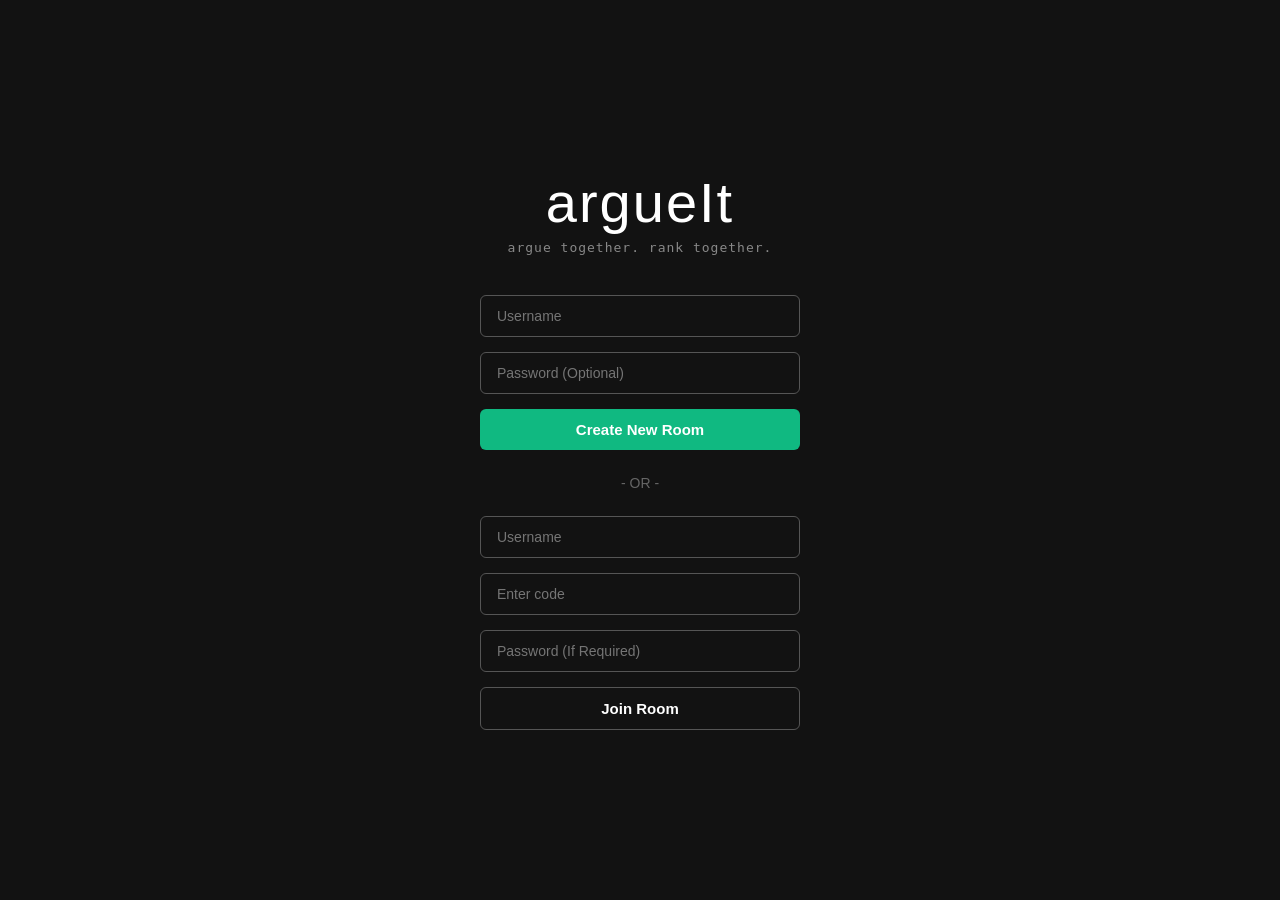
<file: frontend/index.html>
<!DOCTYPE html>
<html lang="en">
<head>
    <meta charset="UTF-8">
    <meta name="viewport" content="width=device-width, initial-scale=1.0">
    <title>ArgueIt</title>
    <style>
        * {
            box-sizing: border-box;
            margin: 0;
            padding: 0;
        }

        body{
            font-family: 'Segoe UI', Tahoma, Geneva, Verdana, sans-serif;
            background-color: #121212;
            color: #ffffff;
            min-height: 100vh;
            overflow-x: hidden;
            display: flex;
            flex-direction: column;
        }

        #app-container {
            display: flex;
            flex-direction: row;
            min-height: 100vh;
            padding: 0;
            gap: 0;
            width: 100%;
        }

        .left-panel{
            flex: 1;
            display: flex;
            flex-direction: column;
            padding: 20px;
            gap: 20px;
            overflow-y: auto;
            height: 100vh;
        }

        .right-panel{
            width: 350px;
            background-color: #1a1a1a;
            border-left: 1px solid #333;
            display: flex;
            flex-direction: column;
            height: 100vh;
            flex-shrink: 0;
        }

        .chat-header{
            padding: 15px;
            background:#252525;
            border-bottom: 1px solid #333;
            display: flex;
            justify-content: space-between;
            align-items: center;
        }

        .chat-header h2{
            font-size: 16px;
            margin: 0;
            color: #eee;
        }

        .call-btn{
            background: #2a2a2a;
            border: 1px solid #444;
            color: #ccc;
            display: flex;
            align-items: center;
            justify-content: center;
            padding: 8px;
            border-radius: 50%;
            cursor: pointer;
            transition: 0.2s;
        }

        .call-btn:hover{ background: #333; color: white;}

        .call-btn.active{
            background: #10b981;
            border-color: #059669;
            color: white;
            box-shadow: 0 0 10px rgba(16, 185, 129, 0.4);
        }

        .call-btn.active:hover { background: #ff4444; border-color: #cc0000; box-shadow: 0 0 10px rgba(255, 68, 68, 0.4);}

        .chat-messages{
            flex: 1;
            padding: 15px;
            overflow-y: auto;
            display: flex;
            flex-direction: column;
            gap: 12px;
        }

        .chat-message-wrapper{
            display: flex;
            align-items: center;
            align-self: flex-start;
            max-width: 85%;
        }

        .chat-message-wrapper.self{
            align-self: flex-end;
            flex-direction: row-reverse;
        }

        .chat-message {
            background: #2a2a2a;
            padding: 10px 14px;
            border-radius: 14px;
            border-bottom-left-radius: 4px;
            font-size: 14px;
            word-wrap: break-word;
            flex: 1;
        }

        .chat-message.self{
            background: #10b981;
            color: white;
            border-bottom-left-radius: 14px;
            border-bottom-right-radius: 4px;
        }

        .reply-icon-btn{
            opacity: 0;
            background: none; border: none; color: #888;
            cursor: pointer; padding: 5px; margin: 0 5px;
            transition: 0.2s;
            display: flex; align-items: center; justify-content: center;
        }

        .chat-message-wrapper:hover .reply-icon-btn{
            opacity: 1;
        }

        .reply-icon-btn:hover{
            color: #10b981;
        }

        .replied-to-block{
            background: rgba(0,0,0,0.25);
            border-left: 3px solid #10b981;
            padding: 6px;
            margin-bottom: 6px;
            font-size: 12px;
            border-radius: 4px;
            color: #ddd;
        }

        .chat-message.self .replied-to-block{
            border-left-color: #ffffff;
            color: #ffffff;
        }

        .replied-to-block .reply-sender{ font-weight: bold; font-size: 10px; margin-bottom:2px;}

        .reply-context-area{
            background: #252525;
            padding: 10px 15px;
            border-top: 1px solid #333;
            display: none;
            justify-content: space-between;
            align-items: center;
            font-size: 12px;
            color: #ccc;
        }

        .reply-context-area .close-btn{
            cursor: pointer;
            color: #ff4444;
            font-weight: bold;
            background: none;
            border: none;
            font-size: 14px;
        }

        .chat-message .sender{
            font-weight: bold;
            font-size: 11px;
            margin-bottom: 4px;
            opacity: 0.7;
        }

        .chat-message.self .sender{display: none;}

        .chat-input-area{
            padding: 15px;
            background: #252525;
            border-top: 1px solid #333;
            display: flex;
            gap: 10px;
        }

        .chat-input{
            flex: 1;
            padding: 10px 15px;
            background: #1e1e1e;
            border: 1px solid #444;
            color: white;
            border-radius: 20px;
            outline: none;
            font-size: 14px;
        }

        .chat-input:focus{ border-color: #10b981;}

        .chat-send-btn{
            background: #10b981;
            color: white;
            border: none;
            width: 42px;
            height: 42px;
            border-radius: 50%;
            cursor: pointer;
            display: flex;
            align-items: center;
            justify-content: center;
            flex-shrink: 0;
            transition: 0.2s
        }

        .chat-send-btn:hover{background: #059669;}

        header{
            text-align: center;
            position: relative;
            display: flex;
            justify-content: center;
            align-items: center;
        }

        header h1{
            font-size: 2rem;
            letter-spacing: 2px;
            font-weight: 900;
            color: #eeeeee;
            font-family: 'Helvetica Neue', Helvetica, Arial, sans-serif;
        }

        .room-info{
            position: absolute;
            left: 0;
            display: flex;
            align-items: center;
            gap: 10px;
            background: #1e1e1e;
            padding: 6px 12px;
            border-radius: 6px;
            border: 1px solid #333;
            font-family: 'Helvetica Neue', Helvetica, Arial, sans-serif;
            font-size: 14px;
        }

        .copy-btn{
            background: #10b981;
            border: none;
            color: white;
            padding: 4px 8px;
            border-radius: 4px;
            cursor: pointer;
            font-weight: bold;
            font-size: 12px;
        }

        .copy-btn:hover{ background: #059669;}

        .toggle-chat-btn{
            background: #3b82f6;
            border: none;
            color: white;
            padding: 4px 8px;
            border-radius: 4px;
            cursor: pointer;
            font-weight: bold;
            font-size: 12px;
        }

        .toggle-chat-btn:hover{ background: #2563eb;}

        #tier-board{
            display: flex;
            flex-direction: column;
            background-color: #000000;
            border: 2px solid #333333;
            border-radius: 8px;
            overflow: hidden;
            flex-shrink: 0;
        }

        .tier-row{
            display: flex;
            min-height: 90px;
            border-bottom: 2px solid #333333;
            background-color: #1e1e1e;
        }

        .tier-row:last-child{
            border-bottom: none;
        }

        .tier-label{
            width: 100px;
            display: flex;
            align-items: center;
            justify-content: center;
            font-size: 24px;
            font-weight: bold;
            color: #111111;
            text-shadow: 1px 1px 0px rgba(255,255,255,0.3);
            flex-shrink: 0;
            outline: none;
            cursor: text;
        }

        #landing-page{
            display: flex;
            flex-direction: column;
            align-items: center;
            justify-content: center;
            height: 100vh;
            width: 100vw;
            background-color: #121212;
            position: absolute;
            top: 0;
            left: 0;
            z-index: 2000;
        }

        .brand-title{
            font-family: 'Helvetica Neue', Helvetica, Arial, sans-serif;
            font-size: 3.5rem;
            font-weight: 400;
            color: #ffffff;
            margin-bottom: 5px;
            letter-spacing: 2px;
        }

        .brand-subtitle{
            font-family: monospace;
            color: #888888;
            margin-bottom: 40px;
            letter-spacing: 1px;
        }

        .auth-container{
            width: 320px;
            display: flex;
            flex-direction: column;
            gap: 15px;
        }

        .auth-input{
            width: 100%;
            padding: 12px 16px;
            background: transparent;
            border: 1px solid #555;
            border-radius: 6px;
            color: white;
            font-size: 14px;
            outline: none;
        }

        .auth-input:focus{ border-color: #10b981;}

        .btn-create{
            width: 100%;
            padding: 12px;
            background-color: #10b981;
            color: white;
            border: none;
            border-radius: 6px;
            font-weight: bold;
            font-size: 15px;
            cursor: pointer;
            transition: 0.2s
        }

        .btn-create:hover{ background-color: #059669;}

        .divider{
            text-align: center;
            color: #666;
            margin: 10px 0;
            font-size: 14px;
        }

        .btn-join{
            width: 100%;
            padding: 12px;
            background-color: transparent;
            color: white;
            border: 1px solid #555;
            border-radius: 6px;
            font-weight: bold;
            font-size: 15px;
            cursor: pointer;
            transition: 0.2s
        }

        .btn-join:hover{ background-color: #222;}

        .tier-s { background-color: #ff7f7f;}
        .tier-a { background-color: #ffbf7f;}
        .tier-b { background-color: #ffdf7f;}
        .tier-c { background-color: #bfff7f;}
        .tier-d { background-color: #7fff7f;}

        .tier-dropzone{
            flex: 1;
            display: flex;
            flex-wrap: wrap;
            gap: 10px;
            padding: 10px;
        }

        .controls{
            display: flex;
            gap: 10px;
            background-color: #1e1e1e;
            padding: 15px;
            border-radius: 8px;
            border: 2px solid #333333;
            flex-wrap: wrap;
        }

        .controls input{
            flex: 1;
            padding: 10px;
            border-radius: 4px;
            border: 1px solid #555;
            background: #2a2a2a;
            color: white;
            font-size: 14px;
            outline: none;
        }

        .controls input:focus { border-color: #10b981;}

        .controls button {
            padding: 10px 20px;
            background-color: #10b981;
            color: white;
            border: none;
            border-radius: 4px;
            font-weight: bold;
            cursor: pointer;
            transition: 0.2s;
        }

        .controls button:hover { opacity: 0.8;}

        #trash-can {
            background-color: #2a1111;
            border: 2px dashed #ff4444;
            color: #ff4444;
            padding: 15px;
            border-radius: 8px;
            display: flex;
            align-items: center;
            justify-content: center;
            font-weight: bold;
            font-size: 16px;
            min-height: 60px;
            transition: all 0.2s ease;
        }

        #trash-can.drag-over{
            background-color: #4a1818;
            border-color: #ff8888;
            color: #ff8888;
            transform:scale(1.02);
            box-shadow: 0 0 15px rgba(255, 68, 68, 0.4);
        }

        #image-pool{
            min-height: 200px;
            background-color: #1e1e1e;
            border: 2px dashed #555555;
            border-radius: 8px;
            padding: 15px;
            display: flex;
            flex-wrap: wrap;
            align-content: flex-start;
            gap: 12px;
        }

        .draggable-item{
            width: 80px;
            height: 80px;
            object-fit: cover;
            border-radius: 6px;
            cursor: grab;
            box-shadow: 0 4px 6px rgba(0,0,0,0.3);
            user-select: none;
            border: 2px solid transparent;
            transition: transform 0.1s ease, border-color 0.2s ease;
            background-color: #333;
        }

        .draggable-item:hover{
            transform: scale(1.05);
            border-color: #ffffff;
        }

        .draggable-item:active{
            cursor: grabbing;
        }

        #toast-container{
            position: fixed;
            bottom: 20px;
            right: 20px;
            display: flex;
            flex-direction: column;
            gap: 10px;
            z-index: 9999;
        }

        .toast{
            background-color: #1a1a2e;
            color: white;
            padding: 15px 25px;
            border-radius: 4px;
            box-shadow: 0 4px 12px rgba(0,0,0,0.5);
            font-family: 'Segoe UI', Tahoma, Geneva, Verdana, sans-serif;
            font-weight: bold;
            font-size: 14px;
            border-left: 5px solid #ff4444;
            opacity: 0;
            transform: translateX(100%);
            transition: all 0.3s ease;
        }

        .toast.show{
            opacity: 1;
            transform: translateX(0);
        }

        .toast.success{ border-left-color: #10b981;}
        .toast.error{ border-left-color: #ff4444;}

        .remote-cursor{
            position: absolute;
            pointer-events: none;
            z-index: 10000;
            display: flex;
            align-items: flex-start;
            transition: transform 0.05s linear, opacity 0.3s ease;
            opacity: 0;
            top: 0;
            left: 0;
        }

        .remote-cursor svg{
            width: 18px;
            height: 18px;
            fill: #10b981;
            filter: drop-shadow(1px 1px 2px rgba(0,0,0,0.5));
            transform: rotate(-20deg);
        }

        .remote-cursor .cursor-name{
            background: #10b981;
            color: white;
            font-size: 11px;
            padding: 2px 6px;
            border-radius: 4px;
            font-weight: bold;
            box-shadow: 0 2px 4px rgba(0,0,0,0.3);
            margin-left: 2px;
            white-space: nowrap;
        }

        @media (max-width: 850px){
            #app-container{
                position: relative;
            }
            .left-panel{
                padding-right: 20px;
            }
            header{
                flex-direction: column;
                align-items: flex-start;
            }
            .room-info{
                position:static;
                order: 2;
                margin-top: 10px;
                width: 100%;
                justify-content: flex-start;
                flex-wrap: wrap;
            }
            header h1{
                order: 1;
                margin-left: 10px;
            }
            .right-panel{
                position: absolute;
                right: 0;
                top: 0;
                z-index: 1000;
                box-shadow: -4px 0 20px rgba(0,0,0,0.8);
                max-width: 100%;
            }
        }
    </style>
</head>
<body>

    <div id="landing-page">
        <div class="brand-title">argueIt</div>
        <div class="brand-subtitle">argue together. rank together.</div>

        <div class="auth-container">
            <input type="text" id="create-username" class="auth-input" placeholder="Username">
            <input type="password" id="create-password" class="auth-input" placeholder="Password (Optional)">
            <button id="btn-create" class="btn-create">Create New Room</button>

            <div class="divider">- OR -</div>

            <input type="text" id="join-username" class="auth-input" placeholder="Username">
            <input type="text" id="join-roomcode" class="auth-input" placeholder="Enter code">
            <input type="password" id="join-password" class="auth-input" placeholder="Password (If Required)">
            <button id="btn-join" class="btn-join">Join Room</button>
        </div>
    </div>

    <div id="app-container" style="display: none;">
        <div class="left-panel">
            <header>
                <div class="room-info">
                    Room :<span id="display-room-code">---</span>
                    <button class="copy-btn" id="copy-room-btn">Copy</button>
                    <button class="toggle-chat-btn" id="toggle-chat-btn">Toggle Chat</button>
                </div>
                <h1>argueIt</h1>
            </header>

            <main id="tier-board">
                <div class="tier-row" data-tier-id="S">
                    <div class="tier-label tier-s" contenteditable="true" spellcheck="false">S</div>
                    <div class="tier-dropzone"></div>
                </div>

                <div class="tier-row" data-tier-id="A">
                    <div class="tier-label tier-a" contenteditable="true" spellcheck="false">A</div>
                    <div class="tier-dropzone"></div>
                </div>

                <div class="tier-row" data-tier-id="B">
                    <div class="tier-label tier-b" contenteditable="true" spellcheck="false">B</div>
                    <div class="tier-dropzone"></div>
                </div>

                <div class="tier-row" data-tier-id="C">
                    <div class="tier-label tier-c" contenteditable="true" spellcheck="false">C</div>
                    <div class="tier-dropzone"></div>
                </div>

                <div class="tier-row" data-tier-id="D">
                    <div class="tier-label tier-d" contenteditable="true" spellcheck="false">D</div>
                    <div class="tier-dropzone"></div>
                </div>
            </main>

            <div class="controls">
                <input type="text" id="image-url-input" placeholder="Paste an image URL here...">
                <button id="add-image-btn">Add Image</button>
                <button id="clear-board-btn" style="background-color: #ff4444;">Clear All</button>
            </div>

            <div id="trash-can" class="tier-dropzone" data-tier-id="trash">
                🗑️ Drag Image Here to Delete
            </div>

            <section id="image-pool" class="tier-dropzone" data-tier-id="pool">
            </section>
        </div>
        
        <div class="right-panel">
            <div class="chat-header">
                <h2>Room Chat</h2>
                <button class="call-btn" id="call-btn" title="Join Voice Call">
                     <svg width="20" height="20" viewBox="0 0 24 24" fill="currentColor">
                        <path d="M20.01 15.38c-1.23 0-2.42-.2-3.53-.56a.977.977 0 00-1.01.24l-1.57 1.97c-2.83-1.35-5.48-3.9-6.89-6.83l1.95-1.66c.27-.28.35-.67.24-1.02-.37-1.11-.56-2.3-.56-3.53 0-.54-.45-.99-.99-.99H4.19C3.65 3 3 3.24 3 3.99 3 13.28 10.73 21 20.01 21c.71 0 .99-.63.99-1.18v-3.45c0-.54-.45-.99-.99-.99z"/>
                    </svg>                   
                </button>
            </div>

            <div class="chat-messages" id="chat-messages">
            </div>

            <div class="reply-context-area" id="reply-context-area">
                <div>Replying to <span id="reply-target-name" style="font-weight: bold; color: #10b981;"></span>: <span id="reply-target-text" style="opacity: 0.8; margin-left: 5px;"></span></div>
                <button class="close-btn" id="cancel-reply-btn">✕</button>
            </div>

            <div class="chat-input-area">
                <input type="text" class="chat-input" id="chat-input" placeholder="Type a message...">
                <button class="chat-send-btn" id="chat-send-btn">
                    <svg width="18" height="18" viewBox="0 0 24 24" fill="currentColor">
                        <path d="M2.01 21L23 12 2.01 3 2 10l15 2-15 2z"/>
                    </svg>
                </button>
            </div>
        </div>
    </div>

    <div id="toast-container"></div>

    <script>
        let draggedItem = null;
        let offsetX = 0;
        let offsetY = 0;
        let originalParent = null;
        let socket = null;
        let currentUsername = "";
        let lastCursorSend = 0;
        const cursors= {};
        let localStream = null;
        const peerConnections = {};
        const rtcConfig = {
            iceServers: [
                { urls: 'stun:stun.l.google.com:19302'}
            ]
        };
        let inCall = false;
        let replyingTo = null;

        const urlParams = new URLSearchParams(window.location.search);
        if (urlParams.has('room')){
            document.getElementById('join-roomcode').value = urlParams.get('room');
        }

        function showToast(type, message){
            const container = document.getElementById('toast-container');
            const toast = document.createElement('div');
            toast.className = `toast ${type}`;
            toast.innerText = message;
            container.appendChild(toast);
            setTimeout(() => {toast.classList.add('show'); }, 10);
            setTimeout(() => {
                toast.classList.remove('show');
                setTimeout(() => toast.remove(), 300);
            }, 3000);
        }

        function handleError(errorCode){
            switch(errorCode){
                case 'NO_USERNAME':
                    showToast('error', 'PLEASE ENTER A USERNAME');
                    break;

                case 'NO_ROOMCODE':
                    showToast('error', 'PLEASE ENTER A ROOM CODE');
                    break;

                case 'INVALID_ROOMCODE':
                    showToast('error', 'ROOM CODE MUST BE 6 CHARACTERS');
                    break;
            }
        }

        function startReply(sender, text){
            replyingTo = {sender, text};
            document.getElementById('reply-target-name').innerText = sender;
            const truncatedText = text.length > 30 ? text.substring(0, 30) + '...' : text;
            document.getElementById('reply-target-text').innerText = truncatedText;
            document.getElementById('reply-context-area').style.display = 'flex';
            document.getElementById('chat-input').focus();
        }

        document.getElementById('cancel-reply-btn').addEventListener('click', () => {
            replyingTo = null;
            document.getElementById('reply-context-area').style.display = 'none';
        });

        function appendChatMessage(sender, text, replyData=null){
            const chatBox = document.getElementById('chat-messages');
            const wrapperEl = document.createElement('div');
            wrapperEl.className = 'chat-message-wrapper ' + (sender === currentUsername ? 'self' : '');
            const msgEl = document.createElement('div');
            msgEl.className = 'chat-message ' + (sender === currentUsername ? 'self' : '');

            if(replyData){
                const replyBlock = document.createElement('div');
                replyBlock.className = 'replied-to-block';
                replyBlock.innerHTML = `<div class="reply-sender">${replyData.sender}</div><div>${replyData.text}</div>`;
                msgEl.appendChild(replyBlock);
            }

            const senderEl = document.createElement('div');
            senderEl.className = 'sender';
            senderEl.innerText = sender;
            const textEl = document.createElement('div');
            textEl.innerText = text;
            msgEl.appendChild(senderEl);
            msgEl.appendChild(textEl);
            const replyBtn = document.createElement('button');
            replyBtn.className = 'reply-icon-btn';
            replyBtn.innerHTML = `<svg width="16" height="16" viewBox="0 0 24 24" fill="none" stroke="currentColor" stroke-width="2" stroke-linecap="round" stroke-linejoin="round"><polyline points="9 17 4 12 9 7"></polyline><path d="M20 18v-2a4 4 0 0 0-4-4H4"></path></svg>`;
            replyBtn.title = "Reply";
            replyBtn.onclick = () => startReply(sender, text);
            wrapperEl.appendChild(msgEl);
            wrapperEl.appendChild(replyBtn);
            chatBox.appendChild(wrapperEl);
            chatBox.scrollTop = chatBox.scrollHeight;
        }

        function sendChatMessage(){
            const input = document.getElementById('chat-input');
            const text = input.value.trim();
            if (!text) return;

            const currentReplyData = replyingTo ? {...replyingTo} : null;

            appendChatMessage(currentUsername, text, currentReplyData);
            input.value = '';

            if(socket && socket.readyState === WebSocket.OPEN){
                socket.send(JSON.stringify({
                    action: 'chat',
                    sender: currentUsername,
                    text: text,
                    replyTo: currentReplyData
                }));
            }

            replyingTo = null;
            document.getElementById('reply-context-area').style.display = 'none';
        }

        document.getElementById('chat-send-btn').addEventListener('click', sendChatMessage);
        document.getElementById('chat-input').addEventListener('keypress', (e) =>{
            if(e.key === 'Enter') sendChatMessage();
        });

        document.getElementById('toggle-chat-btn').addEventListener('click', () => {
            const chatPanel = document.querySelector('.right-panel');
            if(chatPanel.style.display === 'none'){
                chatPanel.style.display = 'flex';
            }
            else{
                chatPanel.style.display = 'none';
            }
        });

        document.getElementById('call-btn').addEventListener('click', async () => {
            const btn = document.getElementById('call-btn');

            if (inCall){
                if(localStream){
                    localStream.getTracks().forEach(t => t.stop());
                }
                localStream = null;
                inCall = false;
                btn.classList.remove('active');

                Object.values(peerConnections).forEach(pc => pc.close());
                for (let key in peerConnections) delete peerConnections[key];

                document.querySelectorAll('audio').forEach(a => a.remove());
                showToast('success', 'LEFT VOICE CALL');
                return;
            }

            try{
                localStream = await  navigator.mediaDevices.getUserMedia({
                    audio: {
                        echoCancellation: true,
                        noiseSuppression: true,
                        autoGainControl: true
                    },
                    video: false
                });
                inCall = true;
                btn.classList.add('active');
                showToast('success', 'MICROPHONE CONNECTED');

                if(socket && socket.readyState === WebSocket.OPEN){
                    socket.send(JSON.stringify({action:'join_call', sender: currentUsername}));
                }
            }
            catch(err){
                console.error("Mic error:", err);
                if(err.name === 'NotAllowedError' || err.name === 'SecurityError'){
                    showToast('error', 'MIC BLOCKED: REQUIRES HTTPS OR LOCALHOST');
                }
                else{
                    showToast('error', 'MICROPHONE DENIED');
                }
            }
        });

        document.getElementById('copy-room-btn').addEventListener('click', () => {
            const code = document.getElementById('display-room-code').innerText;
            const tempInput = document.createElement('input');
            tempInput.value = code;
            document.body.appendChild(tempInput);
            tempInput.select();
            document.execCommand('copy');
            document.body.removeChild(tempInput);
            showToast('success', 'ROOM CODE COPIED!');
        });

        document.getElementById('btn-create').addEventListener('click', () => {
            const username = document.getElementById('create-username').value.trim();
            if (!username) return handleError('NO_USERNAME');

            currentUsername = username;
            const newRoomId = Math.random().toString(36).substring(2, 8);
            connectToRoom(newRoomId);
        });

        document.getElementById('btn-join').addEventListener('click', async () => {
            const username = document.getElementById('join-username').value.trim();
            const roomcode = document.getElementById('join-roomcode').value.trim().toLowerCase();

            if(!username) return handleError('NO_USERNAME');
            if(!roomcode) return handleError('NO_ROOMCODE');
            if(roomcode.length !== 6) return handleError('INVALID_ROOMCODE');

            currentUsername = username;
            connectToRoom(roomcode);
        });

        function createPeerConnection(targetUsername){
            const pc = new RTCPeerConnection(rtcConfig);
            peerConnections[targetUsername] = pc;

            if(localStream){
                localStream.getTracks().forEach(track => pc.addTrack(track, localStream));
            }

            pc.onicecandidate = (event) => {
                if(event.candidate && socket.readyState === WebSocket.OPEN){
                    socket.send(JSON.stringify({
                        action: 'webrtc_ice',
                        target: targetUsername,
                        sender: currentUsername,
                        candidate: event.candidate
                    }));
                }
            };

            pc.ontrack = (event) =>{
                let audioEl = document.getElementById('audio-' + targetUsername);
                if(!audioEl){
                    audioEl = document.createElement('audio');
                    audioEl.id = 'audio-' + targetUsername;
                    audioEl.autoplay = true;
                    document.body.appendChild(audioEl);
                }
                audioEl.srcObject = event.streams[0];
            };
            return pc;
        }

        function updateRemoteCursor(username, x, y){
            if (username === currentUsername) return;

            if(!cursors[username]) {
                const cursorEl = document.createElement('div');
                cursorEl.className = 'remote-cursor';
                cursorEl.innerHTML = `
                    <svg viewBox="0 0 16 16"><path d="M0,0 L16,6 L9,9 L6,16 L0,0" /></svg>
                    <div class="cursor-name">${username}</div>
                    `;
                    document.body.appendChild(cursorEl);
                    cursors[username] = { el: cursorEl, timeout: null};
            }

            const cursor = cursors[username];
            cursor.el.style.transform = `translate(${x}px, ${y}px)`;
            cursor.el.style.opacity = '1';

            if (cursor.timeout) clearTimeout(cursor.timeout);
            cursor.timeout = setTimeout(() => {
                cursor.el.style.opacity = '0';
            }, 3000);
        }

        function connectToRoom(roomId){
            window.history.pushState({}, '', '?room=' + roomId);
            document.title = "ArgueIt - Room: " + roomId;

            document.getElementById('display-room-code').innerText = roomId;

            document.getElementById('landing-page').style.display = 'none';
            document.getElementById('app-container').style.display = 'flex';

            const protocol = window.location.protocol === 'https:' ? 'wss:' : 'ws:';
            const host = window.location.host;
            socket = new WebSocket(`${protocol}//${host}/tierlist/${roomId}`);

            socket.onopen = () => {
                console.log(`Connected to Room ${roomId} as ${currentUsername}!`);
                socket.send(JSON.stringify({ 
                    action:'request_sync',
                    sender: currentUsername
                }));
            };

            socket.onmessage = (event) => {
                const data = JSON.parse(event.data);
                if(data.action === 'chat'){
                    appendChatMessage(data.sender, data.text, data.replyTo);
                }
                else if (data.action === 'move') {
                    const item = document.querySelector(`[data-item-id="${data.itemId}"]`);
                    const targetContainer = document.querySelector(`[data-tier-id="${data.targetTierId}"]`);
                    if (item && targetContainer){
                        const dropzone = targetContainer.classList.contains('tier-row') ? targetContainer.querySelector('.tier-dropzone') : targetContainer;
                        dropzone.appendChild(item);
                    }
                }
                else if (data.action === 'add'){
                    createImageElement(data.itemId, data.url);
                }
                else if (data.action === 'delete') {
                    const item = document.querySelector(`[data-item-id="${data.itemId}"]`);
                    if (item) item.remove();
                }
                else if(data.action === 'clear'){
                    document.querySelectorAll('.draggable-item').forEach(img => img.remove());
                }
                else if (data.action === 'rename_tier'){
                    const tierRow = document.querySelector(`.tier-row[data-tier-id="${data.tierId}"]`);
                    if (tierRow){
                        const label = tierRow.querySelector('.tier-label');
                        if (label && label.innerText !== data.name){
                            label.innerText = data.name;
                        }
                    }
                }
                else if (data.action === 'cursor'){
                    updateRemoteCursor(data.username, data.x, data.y);
                }
                else if (data.action === 'request_sync'){
                    const items = [];
                    document.querySelectorAll('.draggable-item').forEach(img => {
                        const tierId = img.closest('[data-tier-id]').getAttribute('data-tier-id');
                        items.push({
                            id: img.getAttribute('data-item-id'),
                            url: img.src,
                            tier: tierId
                        });
                    });

                    const tiers = {};
                    document.querySelectorAll('.tier-label').forEach(label => {
                        const tierId = label.closest('.tier-row').getAttribute('data-tier-id');
                        tiers[tierId] = label.innerText;
                    });

                    setTimeout(() => {
                        socket.send(JSON.stringify({ action: 'sync_state', items: items, tiers:tiers}));
                    }, Math.random() * 500);
                }
                else if(data.action === 'join_call' && data.sender !== currentUsername){
                    if(inCall){
                        const pc = createPeerConnection(data.sender);
                        pc.createOffer().then(offer => {
                            pc.setLocalDescription(offer);
                            socket.send(JSON.stringify({
                                action: 'webrtc_offer',
                                target: data.sender,
                                sender: currentUsername,
                                offer: offer
                            }));
                        });
                    }
                }

                else if(data.action === 'sync_state'){
                    if (data.tiers){
                        Object.keys(data.tiers).forEach(tierId => {
                            const label = document.querySelector(`.tier-row[data-tier-id="${tierId}"] .tier-label`);
                            if (label) label.innerText = data.tiers[tierId];
                        });
                    }

                    data.items.forEach(itemData => {
                        if (!document.querySelector(`[data-item-id="${itemData.id}"]`)){
                            createImageElement(itemData.id, itemData.url);
                            const newImg = document.querySelector(`[data-item-id="${itemData.id}"]`);
                            const targetContainer = document.querySelector(`[data-tier-id="${itemData.tier}"]`);

                            if (newImg && targetContainer){
                                const dropzone = targetContainer.classList.contains('tier-row') ? targetContainer.querySelector('.tier-dropzone') : targetContainer;
                                dropzone.appendChild(newImg);
                            }
                        }
                    });
                }

                else if(data.action === 'webrtc_offer' && data.target === currentUsername){
                    const pc = createPeerConnection(data.sender);
                    pc.setRemoteDescription(new RTCSessionDescription(data.offer));
                    pc.createAnswer().then(answer =>{
                        pc.setLocalDescription(answer);
                        socket.send(JSON.stringify({
                            action: 'webrtc_answer',
                            target: data.sender,
                            sender: currentUsername,
                            answer: answer
                        }));
                    });
                }
                else if(data.action === 'webrtc_answer' && data.target === currentUsername){
                    const pc = peerConnections[data.sender];
                    if (pc){
                        pc.setRemoteDescription(new RTCSessionDescription(data.answer));
                    }
                }
                else if(data.action ==='webrtc_ice' && data.target === currentUsername){
                    const pc = peerConnections[data.sender];
                    if(pc){
                        pc.addIceCandidate(new RTCIceCandidate(data.candidate));
                    }
                }
            };

            socket.onclose = () => {
                console.log("Connection asleep. Reconnecting...");
                setTimeout(() => connectToRoom(roomId), 2000);
            }

            if(window.pingInterval) clearInterval(window.pingInterval);
            window.pingInterval = setInterval(() => {
                if (socket && socket.readyState === WebSocket.OPEN){
                    socket.send(JSON.stringify({action: 'ping'}));
                }
            }, 20000);
        }

        function broadcastMove(itemId, targetTierId){
            if (socket && socket.readyState === WebSocket.OPEN){
                socket.send(JSON.stringify({
                    action: 'move',
                    itemId: itemId,
                    targetTierId: targetTierId
                }));
            }
        }

        function createImageElement(id, url){
            const img = document.createElement('img');
            img.src = url;
            img.className = 'draggable-item';
            img.setAttribute('data-item-id', id);
            img.setAttribute('draggable', 'false');
            img.onerror = () => {img.src = 'https://via.placeholder.com/80?text=Error';};
            document.getElementById('image-pool').appendChild(img);
        }

        document.getElementById('add-image-btn').addEventListener('click', () => {
            const urlInput = document.getElementById('image-url-input');
            const url = urlInput.value.trim();
            if (!url) return showToast('error', 'PLEASE ENTER AN IMAGE URL');

            const uniqueId = 'img_' + Date.now();

            createImageElement(uniqueId, url);
            urlInput.value = '';

            if (socket && socket.readyState === WebSocket.OPEN){
                socket.send(JSON.stringify({ action: 'add', itemId: uniqueId, url: url}));
            }
        });

        function compressImage(base64Str, callback){
            const img = new Image();
            img.src = base64Str;
            img.onload = () => {
                const canvas = document.createElement('canvas');
                const MAX_WIDTH = 800;
                const MAX_HEIGHT = 800;
                let width = img.width;
                let height = img.height;

                if(width > height){
                    if (width > MAX_WIDTH){
                        height *= MAX_WIDTH / width;
                        width = MAX_WIDTH;
                    }
                }
                else{
                    if(height > MAX_HEIGHT){
                         width *= MAX_HEIGHT / height;
                         height = MAX_HEIGHT;
                    }
                }

                canvas.width = width;
                canvas.height = height;
                const ctx = canvas.getContext('2d');
                ctx.drawImage(img, 0, 0, width, height);

                callback(canvas.toDataURL('image/jpeg', 0.7));
            }
        }

        document.addEventListener('paste', (e) => {
            if (e.target.tagName === 'INPUT' || e.target.isContentEditable) return;

            const items = (e.clipboardData || e.originalEvent.clipboardData).items;
            for (let i = 0; i < items.length; i++){
                if (items[i].type.indexOf('image') !== -1){
                    const blob = items[i].getAsFile();
                    const reader = new FileReader();
                    reader.onload = (event) => {
                        const rawBase64 = event.target.result;
                        compressImage(rawBase64, (compressedBase64) => {
                            const uniqueId = 'img_' + Date.now();
                            createImageElement(uniqueId, compressedBase64);

                            if(socket && socket.readyState === WebSocket.OPEN){
                                socket.send(JSON.stringify({action: 'add', itemId: uniqueId, url: compressedBase64}));
                            }
                            showToast('success', 'IMAGE PASTED!');
                        });
                    };
                    reader.readAsDataURL(blob);
                    e.preventDefault();
                    break;
                }
            }
        });

        document.getElementById('clear-board-btn').addEventListener('click', () => {
            document.querySelectorAll('.draggable-item').forEach(img => img.remove());

            if (socket && socket.readyState === WebSocket.OPEN){
                socket.send(JSON.stringify({action: 'clear'}));
            }
        });

        document.querySelectorAll('.tier-label').forEach(label => {
            label.addEventListener('blur', () => {
                const tierId = label.closest('.tier-row').getAttribute('data-tier-id');
                const newName = label.innerText;
                if(socket && socket.readyState === WebSocket.OPEN){
                    socket.send(JSON.stringify({action: 'rename_tier', tierId: tierId, name: newName}));
                }
            });

            label.addEventListener('pointerdown', (e) => {
                e.stopPropagation();
            });
        });

        document.addEventListener('pointerdown', (e) => {
            if(e.target.classList.contains('draggable-item')){
                draggedItem = e.target;
                originalParent = draggedItem.parentElement;

                const rect = draggedItem.getBoundingClientRect();
                offsetX = e.clientX - rect.left;
                offsetY = e.clientY - rect.top;

                document.body.appendChild(draggedItem);

                draggedItem.style.position = 'absolute';
                draggedItem.style.zIndex = '1000';
                draggedItem.style.left = `${e.pageX - offsetX}px`;
                draggedItem.style.top = `${e.pageY - offsetY}px`;

                draggedItem.setPointerCapture(e.pointerId);
            }
        });

        document.addEventListener('pointermove', (e) => {
            if (draggedItem){
                draggedItem.style.left = `${e.pageX - offsetX}px`;
                draggedItem.style.top = `${e.pageY - offsetY}px`;

                const trashCan = document.getElementById('trash-can');
                if(trashCan){
                    const rect = trashCan.getBoundingClientRect();
                    if(e.clientX >= rect.left && e.clientX <= rect.right &&
                        e.clientY >= rect.top && e.clientY <= rect.bottom){
                            trashCan.classList.add('drag-over');
                        }
                    else{
                        trashCan.classList.remove('drag-over');
                    }
                }
            }

            if (socket && socket.readyState === WebSocket.OPEN && document.getElementById('app-container').style.display !== 'none'){
                const now = Date.now();
                if (now - lastCursorSend > 50){
                    socket.send(JSON.stringify({ action: 'cursor', username: currentUsername, x: e.pageX, y: e.pageY}));
                    lastCursorSend = now;
                }
            }
        });

        document.addEventListener('pointerup', (e) => {
            const trashCan = document.getElementById('trash-can');
            if (trashCan) trashCan.classList.remove('drag-over');
            if (draggedItem){
                draggedItem.style.display = 'none';
                const elementBelow = document.elementFromPoint(e.clientX, e.clientY);

                draggedItem.style.display = '';

                const dropzone = elementBelow ? elementBelow.closest('.tier-dropzone') : null;

                draggedItem.style.position = '';
                draggedItem.style.zIndex = '';
                draggedItem.style.left = '';
                draggedItem.style.top = '';

                if (dropzone){
                    const targetTierId = dropzone.closest('[data-tier-id]').getAttribute('data-tier-id');
                    const itemId = draggedItem.getAttribute('data-item-id');

                    if (targetTierId === 'trash'){
                        draggedItem.remove();
                        if (socket && socket.readyState === WebSocket.OPEN){
                            socket.send(JSON.stringify({ action: 'delete', itemId: itemId}));
                        }
                    }
                    else{
                        dropzone.appendChild(draggedItem);
                        broadcastMove(itemId, targetTierId);
                    }
                }
                else{
                    originalParent.appendChild(draggedItem);
                }

                draggedItem.releasePointerCapture(e.pointerId);
                draggedItem = null;
                originalParent = null;
            }
        });
    </script>
</body>
</html>
</file>
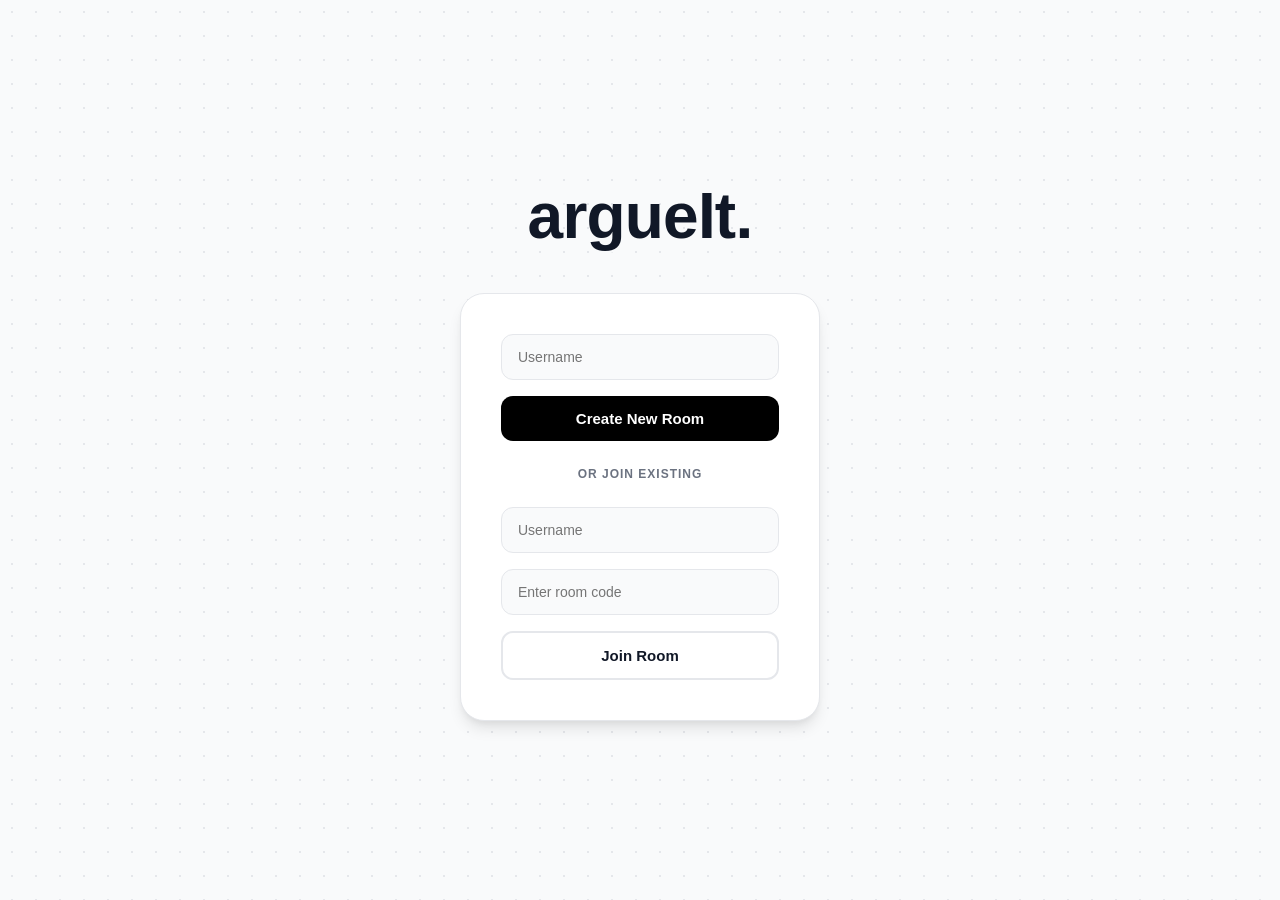
<file: target/classes/frontend/index.html>
<!DOCTYPE html>
<html lang="en">
<head>
    <meta charset="UTF-8">
    <meta name="viewport" content="width=device-width, initial-scale=1.0">
    <title>argueIt</title>
    <link rel="stylesheet" href="style.css">
</head>
<body>
    <div id="landing-page">
        <div class="brand-title">argueIt.</div>

        <div class="auth-container">
            <input type="text" id="create-username" class="auth-input" placeholder="Username">
            <button id="btn-create" class="btn-create">Create New Room</button>

            <div class="divider">or join existing</div>

            <input type="text" id="join-username" class="auth-input" placeholder="Username">
            <input type="text" id="join-roomcode" class="auth-input" placeholder="Enter room code">
            <button id="btn-join" class="btn-join">Join Room</button>
        </div>
    </div>

    <div id="app-container" style="display: none;">
        <div class="left-panel">
            <header>
                <h1>argueIt.</h1>

                <div class="header-actions">
                    <div class="unified-input-container">
                        <input type="text" id="unified-input" placeholder="Search images or paste URL...">
                        <button id="unified-action-btn" title="Search or Add URL">
                            <svg width="16" height="16" viewBox="0 0 24 24" fill="none" stroke="currentColor" stroke-width="2.5" stroke-linecap="round" stroke-linejoin="round">
                                <circle cx="11" cy="11" r="8"></circle>
                                <line x1="21" y1="21" x2="16.65" y2="16.65"></line>
                            </svg>
                        </button>
                    </div>

                    <button class="icon-btn" id="clear-board-btn" title="Clear Board" style="color: var(--danger); border-color: var(--danger);">
                        <svg width="18" height="18" viewBox="0 0 24 24" fill="none" stroke="currentColor" stroke-width="2" stroke-linecap="round" stroke-linejoin="round">
                            <path d="M21 4H8l-7 8 7 8h13a2 2 0 0 0 2-2V6a2 2 0 0 0-2-2z"></path>
                            <line x1="18" y1="9" x2="12" y2="15"></line>
                            <line x1="12" y1="9" x2="18" y2="15"></line>
                        </svg>
                    </button>

                    <button class="room-pill" id="copy-room-btn" title="Copy Room Link">
                        <span>Room: <strong id="display-room-code" style="text-transform: uppercase;">---</strong></span>
                        <svg width="16" height="16" viewBox="0 0 24 24" fill="none" stroke="currentColor" stroke-width="2" stroke-linecap="round" stroke-linejoin="round" class="copy-icon">
                            <rect x="9" y="9" width="13" height="13" rx="2" ry="2"></rect>
                            <path d="M5 15H4a2 2 0 0 1-2-2V4a2 2 0 0 1 2-2h9a2 2 0 0 1 2 2v1"></path>
                        </svg>
                    </button>

                    <button class="icon-btn" id="toggle-chat-btn" title="Open Chat">
                        <svg width="20" height="20" viewBox="0 0 24 24" fill="none" stroke="currentColor" stroke-width="2" stroke-linecap="round" stroke-linejoin="round">
                            <path d="M21 15a2 2 0 0 1-2 2H7l-4 4V5a2 2 0 0 1 2-2h14a2 2 0 0 1 2 2z"></path>
                        </svg>
                    </button>
                </div>
            </header>

            <main id="tier-board">
                <div class="tier-row" data-tier-id="S">
                    <div class="tier-label tier-s" contenteditable="true" spellcheck="false">S</div>
                    <div class="tier-dropzone"></div>
                </div>

                <div class="tier-row" data-tier-id="A">
                    <div class="tier-label tier-a" contenteditable="true" spellcheck="false">A</div>
                    <div class="tier-dropzone"></div>
                </div>

                <div class="tier-row" data-tier-id="B">
                    <div class="tier-label tier-b" contenteditable="true" spellcheck="false">B</div>
                    <div class="tier-dropzone"></div>
                </div>

                <div class="tier-row" data-tier-id="C">
                    <div class="tier-label tier-c" contenteditable="true" spellcheck="false">C</div>
                    <div class="tier-dropzone"></div>
                </div>

                <div class="tier-row" data-tier-id="D">
                    <div class="tier-label tier-d" contenteditable="true" spellcheck="false">D</div>
                    <div class="tier-dropzone"></div>
                </div>
            </main>

            <div id="search-results-container"></div>

            <section id="image-pool" class="tier-dropzone" data-tier-id="pool">
            </section>

        </div>

        <div class="right-panel">
            <div class="chat-header">
                <div class="chat-header-left">
                    <button class="close-chat-btn" id="close-chat-btn" title="Close Chat">
                        <svg width="22" height="22" viewBox="0 0 24 24" fill="none" stroke="currentColor" stroke-width="2" stroke-linecap="round" stroke-linejoin="round">
                            <line x1="18" y1="6" x2="6" y2="18"></line>
                            <line x1="6" y1="6" x2="18" y2="18"></line>
                        </svg>
                    </button>
                    <h2>Room Chat</h2>
                </div>
                <div style="display: flex; gap: 8px;">
                    <button class="call-btn" id="mute-btn" title="Mute Microphone" style="display: none;">
                        <svg width="20" height="20" viewBox="0 0 24 24" fill="none" stroke="currentColor" stroke-width="2" stroke-linecap="round" stroke-linejoin="round" id="mic-icon-unmuted">
                            <path d="M12 1a3 3 0 0 0-3 3v8a3 3 0 0 0 6 0V4a3 3 0 0 0-3-3z"></path>
                            <path d="M19 10v2a7 7 0 0 1-14 0v-2"></path>
                            <line x1="12" y1="19" x2="12" y2="23"></line>
                            <line x1="8" y1="23" x2="16" y2="23"></line>
                        </svg>
                        <svg width="20" height="20" viewBox="0 0 24 24" fill="none" stroke="currentColor" stroke-width="2" stroke-linecap="round" stroke-linejoin="round" id="mic-icon-muted" style="display: none; color: var(--danger);">
                            <line x1="1" y1="1" x2="23" y2="23"></line>
                            <path d="M9 9v3a3 3 0 0 0 5.12 2.12M15 9.34V4a3 3 0 0 0-5.94-.6"></path>
                            <path d="M17 16.95A7 7 0 0 1 5 12v-2m14 0v2a7 7 0 0 1-.11 1.23"></path>
                            <line x1="12" y1="19" x2="12" y2="23"></line>
                            <line x1="8" y1="23" x2="16" y2="23"></line>
                        </svg>
                    </button>
                    <button class="call-btn" id="call-btn" title="Join Voice Call">
                        <svg width="20" height="20" viewBox="0 0 24 24" fill="currentColor">
                            <path d="M20.01 15.38c-1.23 0-2.42-.2-3.53-.56a.977.977 0 00-1.01.24l-1.57 1.97c-2.83-1.35-5.48-3.9-6.89-6.83l1.95-1.66c.27-.28.35-.67.24-1.02-.37-1.11-.56-2.3-.56-3.53 0-.54-.45-.99-.99-.99H4.19C3.65 3 3 3.24 3 3.99 3 13.28 10.73 21 20.01 21c.71 0 .99-.63.99-1.18v-3.45c0-.54-.45-.99-.99-.99z"/>
                        </svg>
                    </button>
                </div>
            </div>

            <div class="chat-messages" id="chat-messages"></div>

            <div class="reply-context-area" id="reply-context-area">
                <div>Replying to <span id="reply-target-name" style="font-weight: 700; color: var(--text-primary);"></span>: <span id="reply-target-text" style="opacity: 0.8; margin-left: 5px;"></span></div>
                <button class="close-btn" id="cancel-reply-btn">✕</button>
            </div>

            <div class="chat-input-area">
                <input type="text" class="chat-input" id="chat-input" placeholder="Type a message...">
                <button class="chat-send-btn" id="chat-send-btn">
                    <svg width="18" height="18" viewBox="0 0 24 24" fill="currentColor">
                        <path d="M2.01 21L23 12 2.01 3 2 10l15 2-15 2z"/>
                    </svg>
                </button>
            </div>
        </div>
    </div>

    <div id="toast-container"></div>
<script src="script.js"></script>
</body>
</html>
</file>
<file: target/classes/frontend/style.css>
:root{
    --bg-main: #f9fafb;
    --bg-panel: #ffffff;
    --bg-card: #ffffff;
    --text-primary: #111827;
    --text-secondary: #6b7280;
    --border-light: #f3f4f6;
    --border-heavy: #e5e7eb;
    --accent: #000000;
    --accent-hover: #374151;
    --danger: #ef4444;
    --danger-hover: #dc2626;
    --shadow-sm: 0 1px 2px 0 rgba(0, 0, 0, 0.05);
    --shadow-md: 0 4px 6px -1px rgba(0, 0, 0, 0.1), 0 2px 4px -1px rgba(0, 0, 0, 0.06);
    --shadow-lg: 0 10px 15px -3px rgba(0, 0, 0, 0.1), 0 4px 6px -2px rgba(0, 0, 0, 0.05);
    --shadow-float: 0 20px 25px -5px rgba(0, 0, 0, 0.1), 0 10px 10px -5px rgba(0, 0, 0, 0.04);
    --tier-s: #fee2e2;
    --tier-a: #ffedd5;
    --tier-b: #fef9c3;
    --tier-c: #d1fae5;
    --tier-d: #e0f2fe;
}

*{
    box-sizing: border-box;
    margin: 0;
    padding: 0;
}

body{
    font-family: -apple-system, BlinkMacSystemFont, "Segoe UI", Roboto, Helvetica, Arial, sans-serif;
    background-color: var(--bg-main);
    color: var(--text-primary);
    min-height: 100vh;
    overflow-x: hidden;
    display: flex;
    flex-direction: column;
    -webkit-font-smoothing: antialiased;
}

#landing-page{
    display: flex;
    flex-direction: column;
    align-items: center;
    justify-content: center;
    height: 100vh;
    width: 100vw;
    background-color: var(--bg-main);
    background-image: radial-gradient(var(--border-heavy) 1px, transparent 1px);
    background-size: 24px 24px;
    position: absolute;
    top: 0;
    left: 0;
    z-index: 2000;
}

.brand-title{
    font-size: 4rem;
    font-weight: 800;
    color: var(--text-primary);
    margin-bottom: 40px;
    letter-spacing: -0.05rem;
    text-shadow: 2px 2px 0 var(--bg-main);
}

.auth-container{
    width: 360px;
    display: flex;
    flex-direction: column;
    gap: 16px;
    background: var(--bg-panel);
    padding: 40px;
    border-radius: 24px;
    box-shadow: var(--shadow-lg);
    border: 1px solid var(--border-heavy);
}

.auth-input{
    width: 100%;
    padding: 14px 16px;
    background: var(--bg-main);
    border: 1px solid var(--border-heavy);
    border-radius: 12px;
    color: var(--text-primary);
    font-size: 14px;
    outline: none;
    transition: 0.2s;
}

.auth-input:focus{
    border-color: var(--accent);
    background: var(--bg-panel);
    box-shadow: 0 0 0 3px rgba(0,0,0,0.05);
}

.btn-create, .btn-join{
    width: 100%;
    padding: 14px;
    border-radius: 12px;
    font-weight: 600;
    font-size: 15px;
    cursor: pointer;
    transition: all 0.2s ease;
}

.btn-create{
    background-color: var(--accent);
    color: white;
    border: none;
}

.btn-create:hover{
    background-color: var(--accent-hover);
    transform: translateY(-2px);
    box-shadow: var(--shadow-md);
}

.divider{
    text-align: center;
    color: var(--text-secondary);
    margin: 10px 0;
    font-size: 12px;
    font-weight: 600;
    letter-spacing: 1px;
    text-transform: uppercase;
}

.btn-join{
    background-color: transparent;
    color: var(--text-primary);
    border: 2px solid var(--border-heavy);
}

.btn-join:hover{
    background-color: var(--accent);
    border-color: var(--bg-main);
}

#app-container{
    display: flex;
    flex-direction: row;
    min-height: 100vh;
    width: 100%;
    position: relative;
    overflow: hidden;
}

.left-panel{
    flex: 1;
    display: flex;
    flex-direction: column;
    padding: 30px;
    padding-bottom: 100px;
    gap: 24px;
    overflow-y: auto;
    max-width: 1200px;
    margin: 0 auto;
    height: 100vh;
}

header{
    display: flex;
    justify-content: space-between;
    align-items: center;
    margin-bottom: 10px;
}

header h1{
    font-size: 1.75rem;
    letter-spacing: -0.03rem;
    font-weight: 800;
    color: var(--text-primary);
}

.room-info{
    display: flex;
    align-items: center;
    gap: 8px;
    background: var(--bg-panel);
    padding: 8px 16px;
    border-radius: 100px;
    border: 1px solid var(--border-heavy);
    font-size: 14px;
    font-weight: 500;
    box-shadow: var(--shadow-sm);
}

.room-info span{
    font-weight: 700;
    margin-right: 4px;
}

.header-actions{
    display: flex;
    gap: 12px;
    align-items: center;
}

.unified-input-container{
    display: flex;
    align-items: center;
    background: var(--bg-panel);
    border: 1px solid var(--border-heavy);
    border-radius: 12px;
    padding: 6px 8px;
    box-shadow: var(--shadow-sm);
    transition: all 0.2s ease;
}

.unified-input-container:focus-within{
    border-color: var(--accent);
    box-shadow: 0 0 0 3px rgba(0,0,0,0.05);
}

#unified-input{
    border: none;
    background: transparent;
    padding: 6px 10px;
    outline: none;
    color: var(--text-primary);
    font-size: 14px;
    width: 240px;
}

#unified-action-btn{
    background: var(--accent);
    color: white;
    border: none;
    border-radius: 8px;
    width: 32px;
    height: 32px;
    display: flex;
    align-items: center;
    justify-content: center;
    cursor: pointer;
    transition: 0.2s;
}

#unified-action-btn:hover{
    background: var(--accent-hover);
}

.icon-btn{
    background: var(--bg-panel);
    border: 1px solid var(--border-heavy);
    color: var(--text-primary);
    width: 44px;
    height: 44px;
    border-radius: 12px;
    display: flex;
    align-items: center;
    justify-content: center;
    cursor: pointer;
    transition: all 0.2s ease;
    box-shadow: var(--shadow-sm);
}

.icon-btn:hover{
    background: var(--bg-main);
    transform: translateY(-2px);
    box-shadow: var(--shadow-md);
}

#clear-board-btn:hover{
    background: #fef2f2;
}

.room-pill{
    display: flex;
    align-items: center;
    gap: 8px;
    background: var(--bg-panel);
    border: 1px solid var(--border-heavy);
    color: var(--text-primary);
    padding: 0 16px;
    height: 44px;
    border-radius: 12px;
    cursor: pointer;
    font-size: 14px;
    font-weight: 500;
    transition: all 0.2s ease;
    box-shadow: var(--shadow-sm);
}

.room-pill:hover{
    background: var(--bg-main);
    transform: translateY(-2px);
    box-shadow: var(--shadow-md);
}

.room-pill .copy-icon{
    color: var(--text-secondary);
    transition: 0.2s;
}

.room-pill:hover .copy-icon{
    color: var(--accent);
}

#tier-board{
    display: flex;
    flex-direction: column;
    background-color: var(--bg-panel);
    border: 1px solid var(--border-heavy);
    border-radius: 20px;
    overflow: hidden;
    flex-shrink: 0;
    box-shadow: var(--shadow-md);
}

.tier-row{
    display: flex;
    min-height: 100px;
    border-bottom: 1px solid var(--border-heavy);
    background-color: transparent;
    transition: background-color 0.3s ease;
}

.tier-row:last-child{
    border-bottom: none;
}

.tier-label{
    width: 120px;
    display: flex;
    align-items: center;
    justify-content: center;
    font-size: 28px;
    font-weight: 800;
    color: var(--text-primary);
    border-right: 1px solid var(--border-heavy);
    flex-shrink: 0;
    outline: none;
    cursor: text;
}

.tier-s { background-color: var(--tier-s); }
.tier-a { background-color: var(--tier-a); }
.tier-b { background-color: var(--tier-b); }
.tier-c { background-color: var(--tier-c); }
.tier-d { background-color: var(--tier-d); }

.tier-dropzone {
    flex: 1;
    display: flex;
    flex-wrap: wrap;
    gap: 12px;
    padding: 12px;
    background-color: var(--bg-panel);
}

.controls {
    position: sticky;
    bottom: 30px;
    display: flex;
    gap: 12px;
    background-color: rgba(255, 255, 255, 0.85);
    padding: 16px;
    border-radius: 20px;
    border: 1px solid var(--border-heavy);
    flex-wrap: wrap;
    box-shadow: var(--shadow-float);
    z-index: 100;
    backdrop-filter: blur(12px);
    align-items: center;
}

.controls input {
    flex: 1;
    min-width: 200px;
    padding: 12px 16px;
    border-radius: 12px;
    border: 1px solid var(--border-heavy);
    background: var(--bg-main);
    color: var(--text-primary);
    font-size: 14px;
    outline: none;
    transition: all 0.2s ease;
}

.controls input:focus {
    border-color: var(--accent);
    background: var(--bg-panel);
    box-shadow: 0 0 0 3px rgba(0,0,0,0.05);
}

.controls button {
    padding: 12px 24px;
    background-color: var(--accent);
    color: white;
    border: none;
    border-radius: 12px;
    font-weight: 600;
    cursor: pointer;
    transition: all 0.2s ease;
    white-space: nowrap;
}

.controls button:hover {
    background-color: var(--accent-hover);
    transform: translateY(-1px);
}

#clear-board-btn {
    background-color: transparent;
    color: var(--danger);
    border: 2px solid var(--danger);
}

#clear-board-btn:hover {
    background-color: var(--danger);
    color: white;
}

#image-pool {
    min-height: 250px;
    background-color: var(--bg-panel);
    border: 2px dashed var(--border-heavy);
    border-radius: 20px;
    padding: 20px;
    display: flex;
    flex-wrap: wrap;
    align-content: flex-start;
    gap: 16px;
    margin-bottom: 40px;
}

.draggable-wrapper{
    position: relative;
    width: 90px;
    height: 90px;
    border-radius: 12px;
    cursor: grab;
    box-shadow: var(--shadow-sm);
    transition: transform 0.2s cubic-bezier(0.34, 1.56, 0.64, 1), box-shadow 0.2s ease;
    background-color: var(--bg-main);
    user-select: none;
}

.draggable-wrapper:hover{
    transform: translateY(-6px) scale(1.08);
    box-shadow: var(--shadow-lg);
    z-index: 10;
}

.draggable-wrapper:active{
    cursor: grabbing;
    transform: scale(0.95);
}

.draggable-item{
    width: 100%;
    height: 100%;
    object-fit: cover;
    border-radius: 12px;
    pointer-events: none;
    border: 2px solid transparent;
    transition: border-color 0.2s ease;
}

.draggable-wrapper:hover .draggable-item{
    border-color: var(--text-primary);
}

.delete-item-btn{
    position: absolute;
    top: -8px;
    right: -8px;
    width: 22px;
    height: 22px;
    background: #e5e7eb;
    color: #4b5563;
    border: none;
    border-radius: 50%;
    display: flex;
    align-items: center;
    justify-content: center;
    cursor: pointer;
    opacity: 0;
    transition: all 0.2s ease;
    z-index: 11;
    box-shadow: 0 2px 4px rgba(0,0,0,0.1);
}

.draggable-wrapper:hover .delete-item-btn{
    opacity: 1;
}

.delete-item-btn:hover{
    background: #d1d5db;
    color: #111827;
    transform: scale(1.1);
}

/*.draggable-item {*/
/*    width: 90px;*/
/*    height: 90px;*/
/*    object-fit: cover;*/
/*    border-radius: 12px;*/
/*    cursor: grab;*/
/*    box-shadow: var(--shadow-sm);*/
/*    user-select: none;*/
/*    border: 2px solid transparent;*/
/*    transition: transform 0.2s cubic-bezier(0.34, 1.56, 0.64, 1), box-shadow 0.2s ease;*/
/*    background-color: var(--bg-main);*/
/*}*/

/*.draggable-item:hover {*/
/*    transform: translateY(-6px) scale(1.08);*/
/*    box-shadow: var(--shadow-lg);*/
/*    border-color: var(--text-primary);*/
/*    z-index: 10;*/
/*}*/

/*.draggable-item:active {*/
/*    cursor: grabbing;*/
/*    transform: scale(0.95);*/
/*}*/
.right-panel {
    width: 380px;
    background-color: var(--bg-panel);
    border-left: 1px solid var(--border-heavy);
    display: flex;
    flex-direction: column;
    height: 100vh;
    position: fixed;
    right: 0;
    top: 0;
    transform: translateX(100%);
    transition: transform 0.4s cubic-bezier(0.16, 1, 0.3, 1);
    box-shadow: -10px 0 30px rgba(0,0,0,0.05);
    z-index: 1000;
}

.right-panel.open {
    transform: translateX(0);
}

.chat-header {
    padding: 20px;
    background: var(--bg-panel);
    border-bottom: 1px solid var(--border-heavy);
    display: flex;
    justify-content: space-between;
    align-items: center;
}

.chat-header-left{
    display: flex;
    align-items: center;
    gap: 12px;
}

.close-chat-btn{
    background: transparent;
    border: none;
    color: var(--text-secondary);
    width: 26px;
    height: 26px;
    border-radius: 50%;
    display: flex;
    align-items: center;
    justify-content: center;
    cursor: pointer;
    transition: all 0.2s ease;
}

.close-chat-btn:hover{
    background: var(--border-heavy);
    color: var(--text-primary);
}

.chat-header h2 {
    font-size: 18px;
    font-weight: 700;
    margin: 0;
    color: var(--text-primary);
}

.call-btn {
    background: var(--bg-main);
    border: 1px solid var(--border-heavy);
    color: var(--text-secondary);
    display: flex;
    align-items: center;
    justify-content: center;
    padding: 10px;
    border-radius: 50%;
    cursor: pointer;
    transition: all 0.2s ease;
}

.call-btn:hover {
    background: var(--border-heavy);
    color: var(--text-primary);
}

.call-btn.active {
    background: #10b981;
    border-color: #10b981;
    color: white;
    box-shadow: 0 4px 12px rgba(16, 185, 129, 0.3);
    animation: pulse-call 2s infinite;
}

.call-btn.active:hover {
    background: var(--danger);
    border-color: var(--danger);
    animation: none;
}

.chat-messages {
    flex: 1;
    padding: 20px;
    overflow-y: auto;
    display: flex;
    flex-direction: column;
    gap: 16px;
    background-color: #fafafa;
}

.chat-message-wrapper {
    display: flex;
    align-items: flex-end;
    align-self: flex-start;
    max-width: 85%;
    gap: 8px;
}

.chat-message-wrapper.self {
    align-self: flex-end;
    flex-direction: row-reverse;
}

.chat-message {
    background: var(--bg-panel);
    padding: 12px 16px;
    border-radius: 20px;
    border-bottom-left-radius: 4px;
    font-size: 14px;
    line-height: 1.5;
    word-wrap: break-word;
    flex: 1;
    color: var(--text-primary);
    box-shadow: var(--shadow-sm);
    border: 1px solid var(--border-heavy);
}

.chat-message.self {
    background: var(--accent);
    color: white;
    border-bottom-left-radius: 20px;
    border-bottom-right-radius: 4px;
    border: none;
}

.chat-message .sender {
    font-weight: 700;
    font-size: 11px;
    margin-bottom: 4px;
    color: var(--text-secondary);
    text-transform: uppercase;
    letter-spacing: 0.5px;
}

.chat-message.self .sender {
    display: none;
}

.reply-icon-btn {
    opacity: 0;
    background: none;
    border: none;
    color: var(--text-secondary);
    cursor: pointer;
    padding: 6px;
    transition: all 0.2s ease;
    display: flex;
    align-items: center;
    justify-content: center;
    border-radius: 50%;
}

.chat-message-wrapper:hover .reply-icon-btn {
    opacity: 1;
    background: var(--border-light);
}

.reply-icon-btn:hover {
    color: var(--accent);
}

.replied-to-block {
    background: var(--border-light);
    border-left: 3px solid var(--text-secondary);
    padding: 8px;
    margin-bottom: 8px;
    font-size: 12px;
    border-radius: 6px;
    color: var(--text-secondary);
}

.chat-message.self .replied-to-block {
    background: rgba(255,255,255,0.15);
    border-left-color: rgba(255,255,255, 0.8);
    color: #ffffff;
}

.reply-context-area {
    background: var(--bg-main);
    padding: 12px 20px;
    border-top: 1px solid var(--border-heavy);
    display: none;
    justify-content: space-between;
    align-items: center;
    font-size: 13px;
    color: var(--text-secondary);
}

.reply-context-area .close-btn {
    cursor: pointer;
    color: var(--text-secondary);
    font-weight: bold;
    background: none;
    border: none;
    font-size: 16px;
}
.reply-context-area .close-btn:hover { color: var(--danger); }

.chat-input-area {
    padding: 20px;
    background: var(--bg-panel);
    border-top: 1px solid var(--border-heavy);
    display: flex;
    gap: 12px;
}

.chat-input {
    flex: 1;
    padding: 12px 20px;
    background: var(--bg-main);
    border: 1px solid var(--border-heavy);
    color: var(--text-primary);
    border-radius: 24px;
    outline: none;
    font-size: 14px;
    transition: all 0.2s ease;
}

.chat-input:focus {
    border-color: var(--accent);
    background: var(--bg-panel);
}

.chat-send-btn {
    background: var(--accent);
    color: white;
    border: none;
    width: 46px;
    height: 46px;
    border-radius: 50%;
    cursor: pointer;
    display: flex;
    align-items: center;
    justify-content: center;
    flex-shrink: 0;
    transition: all 0.2s ease;
}

.chat-send-btn:hover {
    background: var(--accent-hover);
    transform: scale(1.05);
}

#search-results-container {
    display: none;
    flex-wrap: wrap;
    gap: 12px;
    background-color: var(--bg-panel);
    padding: 20px;
    border-radius: 16px;
    border: 1px solid var(--border-heavy);
    box-shadow: var(--shadow-md);
    margin-bottom: 20px;
}

#toast-container {
    position: fixed;
    bottom: 24px;
    right: 24px;
    display: flex;
    flex-direction: column;
    gap: 12px;
    z-index: 9999;
}

.toast {
    background-color: var(--accent);
    color: white;
    padding: 16px 24px;
    border-radius: 12px;
    box-shadow: var(--shadow-float);
    font-weight: 600;
    font-size: 14px;
    border-left: 6px solid var(--danger);
    opacity: 0;
    transform: translateY(20px) scale(0.9);
    transition: all 0.3s cubic-bezier(0.16, 1, 0.3, 1);
}

.toast.show {
    opacity: 1;
    transform: translateY(0) scale(1);
}

.toast.success { border-left-color: #10b981; }
.toast.error { border-left-color: #ef4444; }

.remote-cursor {
    position: absolute;
    pointer-events: none;
    z-index: 10000;
    display: flex;
    align-items: flex-start;
    transition: transform 0.05s linear, opacity 0.3s ease;
    opacity: 0;
    top: 0;
    left: 0;
}

.remote-cursor svg {
    width: 22px;
    height: 22px;
    fill: var(--text-primary);
    filter: drop-shadow(0 2px 4px rgba(0,0,0,0.2));
    transform: rotate(-20deg);
}

.remote-cursor .cursor-name {
    background: var(--text-primary);
    color: var(--bg-panel);
    font-size: 12px;
    padding: 4px 10px;
    border-radius: 100px;
    font-weight: 700;
    box-shadow: var(--shadow-md);
    margin-left: 4px;
    white-space: nowrap;
}

.pulse-box {
    width: 90px;
    height: 90px;
    border-radius: 12px;
    background: linear-gradient(90deg, var(--border-light) 25%, var(--border-heavy) 50%, var(--border-light) 75%);
    background-size: 200% 100%;
    animation: pulse 1.5s infinite linear;
}

@keyframes pulse {
    0% { background-position: 200% 0; }
    100% { background-position: -200% 0; }
}

@keyframes pulse-call {
    0% { box-shadow: 0 0 0 0 rgba(16, 185, 129, 0.4); }
    70% { box-shadow: 0 0 0 10px rgba(16, 185, 129, 0); }
    100% { box-shadow: 0 0 0 0 rgba(16, 185, 129, 0); }
}

@media(max-width: 850px) {
    #app-container { position: relative; }
    .left-panel { padding: 15px; }
    header { flex-direction: column; align-items: flex-start; gap: 15px; }
    .room-info { width: 100%; justify-content: space-between; }
    .header-btns { width: 100%; }
    .copy-btn, .toggle-chat-btn { flex: 1; text-align: center; }
    .right-panel {
        position: absolute; right: 0; top: 0; z-index: 1000;
        box-shadow: -10px 0 40px rgba(0,0,0,0.15); max-width: 100%; width: 100%;
    }
    .controls { flex-direction: column; align-items: stretch; }
}
</file>
